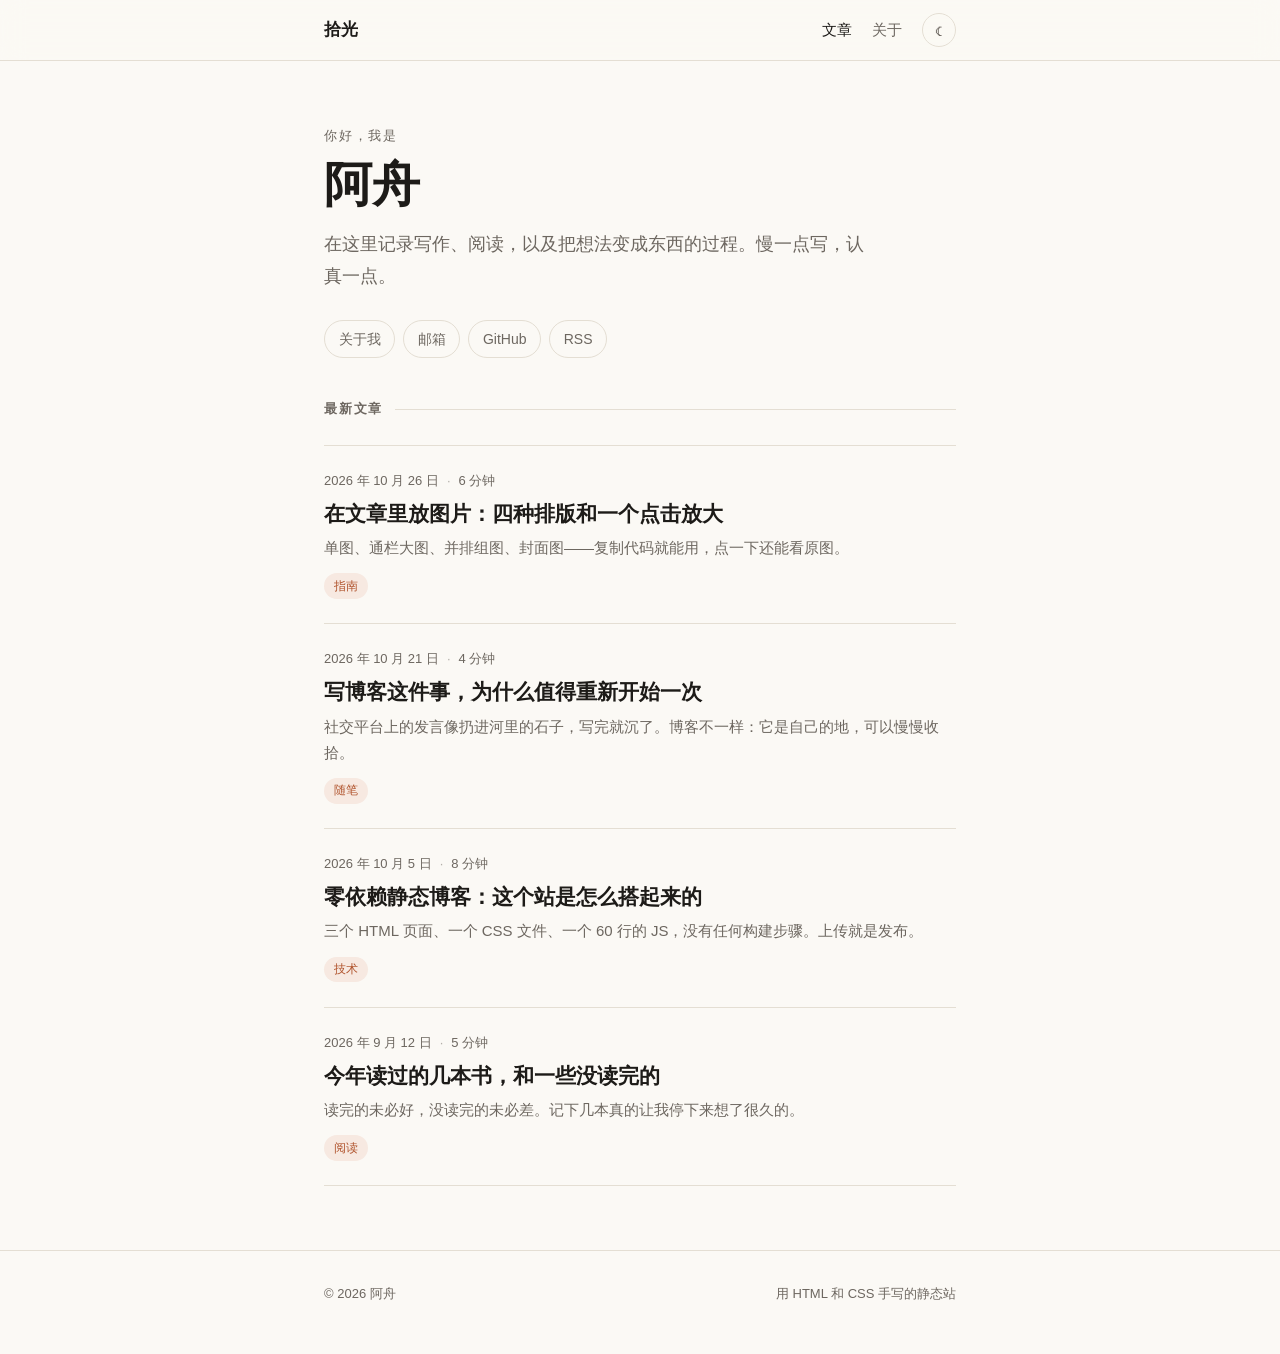
<file: index.html>
<!DOCTYPE html>
<html lang="zh-CN">
  <head>
    <meta charset="utf-8" />
    <meta name="viewport" content="width=device-width, initial-scale=1" />
    <title>拾光 · 阿舟的博客</title>
    <meta name="description" content="记录写作、阅读与造东西的过程。一个安静的个人博客。" />
    <meta name="author" content="阿舟" />
    <meta name="theme-color" content="#fbf9f5" media="(prefers-color-scheme: light)" />
    <meta name="theme-color" content="#161513" media="(prefers-color-scheme: dark)" />
    <link rel="icon" href="assets/favicon.svg" type="image/svg+xml" />

    <!-- 社交分享卡片（部署后把 URL 换成你的真实网址） -->
    <meta property="og:type" content="website" />
    <meta property="og:title" content="拾光 · 阿舟的博客" />
    <meta property="og:description" content="记录写作、阅读与造东西的过程。" />
    <meta property="og:site_name" content="拾光" />

    <!-- 在 CSS 之前先定主题，避免深色模式下闪白 -->
    <script>
      (function () {
        try {
          var t = localStorage.getItem("shiguang-theme");
          if (t === "light" || t === "dark") {
            document.documentElement.setAttribute("data-theme", t);
          }
        } catch (e) {}
      })();
    </script>

    <link rel="stylesheet" href="assets/style.css" />
  </head>

  <body>
    <a class="skip" href="#main">跳到正文</a>

    <header class="site-header">
      <div class="wrap">
        <!-- ✏️ 改成你的站名 -->
        <a class="brand" href="index.html">拾光</a>
        <nav class="site-nav" aria-label="主导航">
          <a href="index.html" aria-current="page">文章</a>
          <a href="about.html">关于</a>
          <button class="theme-toggle" type="button" aria-label="切换深浅色">☾</button>
        </nav>
      </div>
    </header>

    <main id="main">
      <div class="wrap">
        <section class="hero">
          <p class="eyebrow">你好，我是</p>
          <!-- ✏️ 改成你的名字和一句话介绍 -->
          <h1>阿舟</h1>
          <p class="lede">
            在这里记录写作、阅读，以及把想法变成东西的过程。慢一点写，认真一点。
          </p>
          <ul class="hero-links">
            <li><a href="about.html">关于我</a></li>
            <li><a href="mailto:you@example.com">邮箱</a></li>
            <li><a href="https://github.com/" rel="noopener">GitHub</a></li>
            <li><a href="#" rel="noopener">RSS</a></li>
          </ul>
        </section>

        <h2 class="section-title">最新文章</h2>

        <ul class="post-list">
          <li class="post-item">
            <a class="post-link" href="posts/adding-images.html">
              <div class="post-meta">
                <time datetime="2026-10-26">2026 年 10 月 26 日</time>
                <span class="dot">·</span>
                <span>6 分钟</span>
              </div>
              <h3 class="post-title">在文章里放图片：四种排版和一个点击放大</h3>
              <p class="post-excerpt">
                单图、通栏大图、并排组图、封面图——复制代码就能用，点一下还能看原图。
              </p>
              <span class="tag">指南</span>
            </a>
          </li>

          <li class="post-item">
            <a class="post-link" href="posts/hello-world.html">
              <div class="post-meta">
                <time datetime="2026-10-21">2026 年 10 月 21 日</time>
                <span class="dot">·</span>
                <span>4 分钟</span>
              </div>
              <h3 class="post-title">写博客这件事，为什么值得重新开始一次</h3>
              <p class="post-excerpt">
                社交平台上的发言像扔进河里的石子，写完就沉了。博客不一样：它是自己的地，可以慢慢收拾。
              </p>
              <span class="tag">随笔</span>
            </a>
          </li>

          <li class="post-item">
            <a class="post-link" href="posts/static-blog.html">
              <div class="post-meta">
                <time datetime="2026-10-05">2026 年 10 月 5 日</time>
                <span class="dot">·</span>
                <span>8 分钟</span>
              </div>
              <h3 class="post-title">零依赖静态博客：这个站是怎么搭起来的</h3>
              <p class="post-excerpt">
                三个 HTML 页面、一个 CSS 文件、一个 60 行的 JS，没有任何构建步骤。上传就是发布。
              </p>
              <span class="tag">技术</span>
            </a>
          </li>

          <li class="post-item">
            <a class="post-link" href="posts/reading-2026.html">
              <div class="post-meta">
                <time datetime="2026-09-12">2026 年 9 月 12 日</time>
                <span class="dot">·</span>
                <span>5 分钟</span>
              </div>
              <h3 class="post-title">今年读过的几本书，和一些没读完的</h3>
              <p class="post-excerpt">
                读完的未必好，没读完的未必差。记下几本真的让我停下来想了很久的。
              </p>
              <span class="tag">阅读</span>
            </a>
          </li>
        </ul>
      </div>
    </main>

    <footer class="site-footer">
      <div class="wrap">
        <span>© <span id="year">2026</span> 阿舟</span>
        <span>用 HTML 和 CSS 手写的静态站</span>
      </div>
    </footer>

    <script src="assets/app.js"></script>
    <script>
      document.getElementById("year").textContent = new Date().getFullYear();
    </script>
  </body>
</html>
</file>
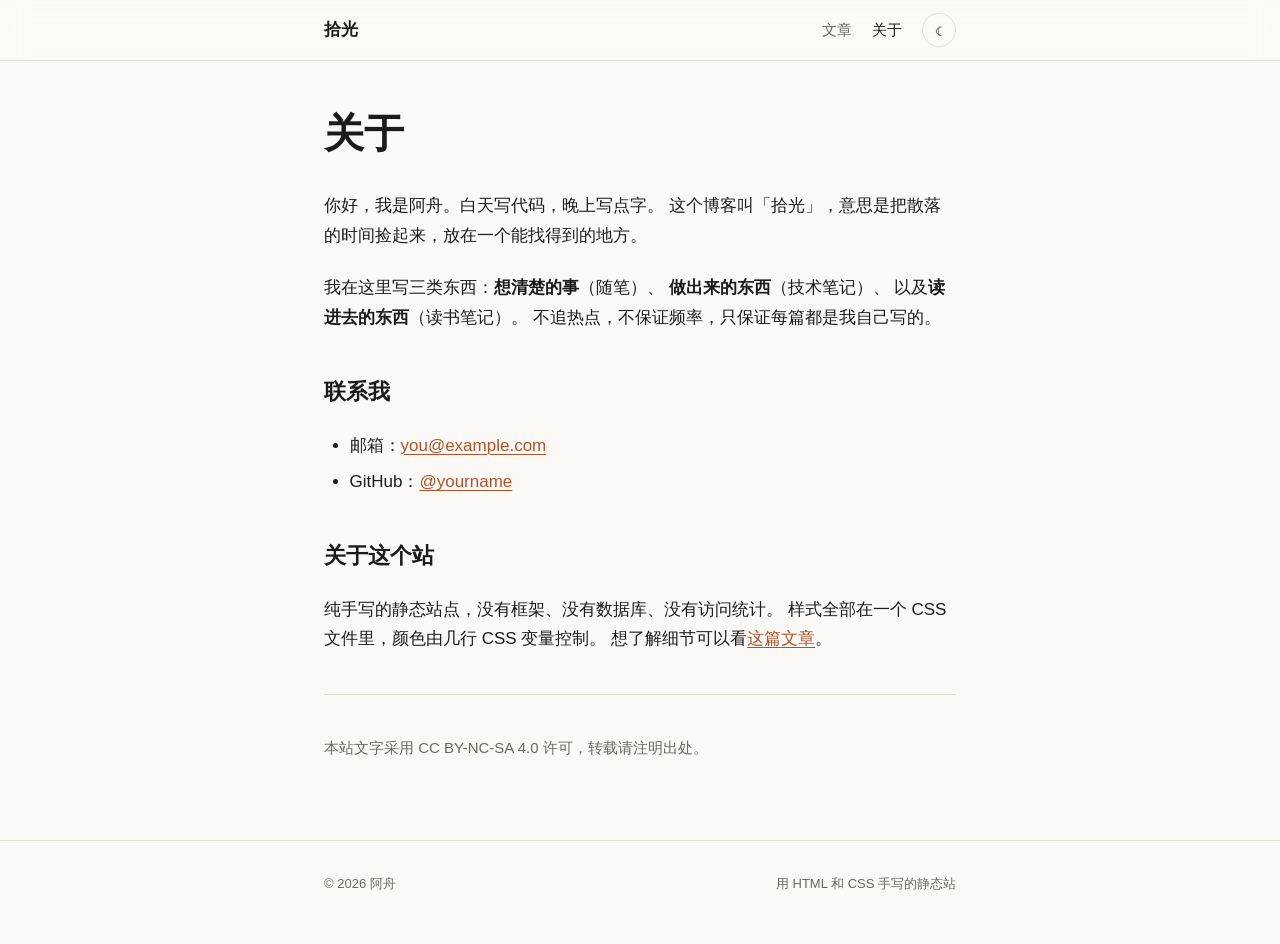
<file: about.html>
<!DOCTYPE html>
<html lang="zh-CN">
  <head>
    <meta charset="utf-8" />
    <meta name="viewport" content="width=device-width, initial-scale=1" />
    <title>关于 · 拾光</title>
    <meta name="description" content="关于这个博客和它的作者。" />
    <meta name="theme-color" content="#fbf9f5" media="(prefers-color-scheme: light)" />
    <meta name="theme-color" content="#161513" media="(prefers-color-scheme: dark)" />
    <link rel="icon" href="assets/favicon.svg" type="image/svg+xml" />
    <script>
      (function () {
        try {
          var t = localStorage.getItem("shiguang-theme");
          if (t === "light" || t === "dark") {
            document.documentElement.setAttribute("data-theme", t);
          }
        } catch (e) {}
      })();
    </script>
    <link rel="stylesheet" href="assets/style.css" />
  </head>

  <body>
    <a class="skip" href="#main">跳到正文</a>

    <header class="site-header">
      <div class="wrap">
        <a class="brand" href="index.html">拾光</a>
        <nav class="site-nav" aria-label="主导航">
          <a href="index.html">文章</a>
          <a href="about.html" aria-current="page">关于</a>
          <button class="theme-toggle" type="button" aria-label="切换深浅色">☾</button>
        </nav>
      </div>
    </header>

    <main id="main">
      <div class="page">
        <div class="wrap">
          <!-- ✏️ 这一整页都是占位内容，换成你自己的介绍 -->
          <h1>关于</h1>

          <div class="prose">
            <p>
              你好，我是阿舟。白天写代码，晚上写点字。
              这个博客叫「拾光」，意思是把散落的时间捡起来，放在一个能找得到的地方。
            </p>

            <p>
              我在这里写三类东西：<strong>想清楚的事</strong>（随笔）、
              <strong>做出来的东西</strong>（技术笔记）、
              以及<strong>读进去的东西</strong>（读书笔记）。
              不追热点，不保证频率，只保证每篇都是我自己写的。
            </p>

            <h2>联系我</h2>

            <ul>
              <li>邮箱：<a href="mailto:you@example.com">you@example.com</a></li>
              <li>GitHub：<a href="https://github.com/" rel="noopener">@yourname</a></li>
            </ul>

            <h2>关于这个站</h2>

            <p>
              纯手写的静态站点，没有框架、没有数据库、没有访问统计。
              样式全部在一个 CSS 文件里，颜色由几行 CSS 变量控制。
              想了解细节可以看<a href="posts/static-blog.html">这篇文章</a>。
            </p>

            <hr />

            <p style="color: var(--muted); font-size: 0.9375rem">
              本站文字采用 CC BY-NC-SA 4.0 许可，转载请注明出处。
            </p>
          </div>
        </div>
      </div>
    </main>

    <footer class="site-footer">
      <div class="wrap">
        <span>© 2026 阿舟</span>
        <span>用 HTML 和 CSS 手写的静态站</span>
      </div>
    </footer>

    <script src="assets/app.js"></script>
  </body>
</html>
</file>
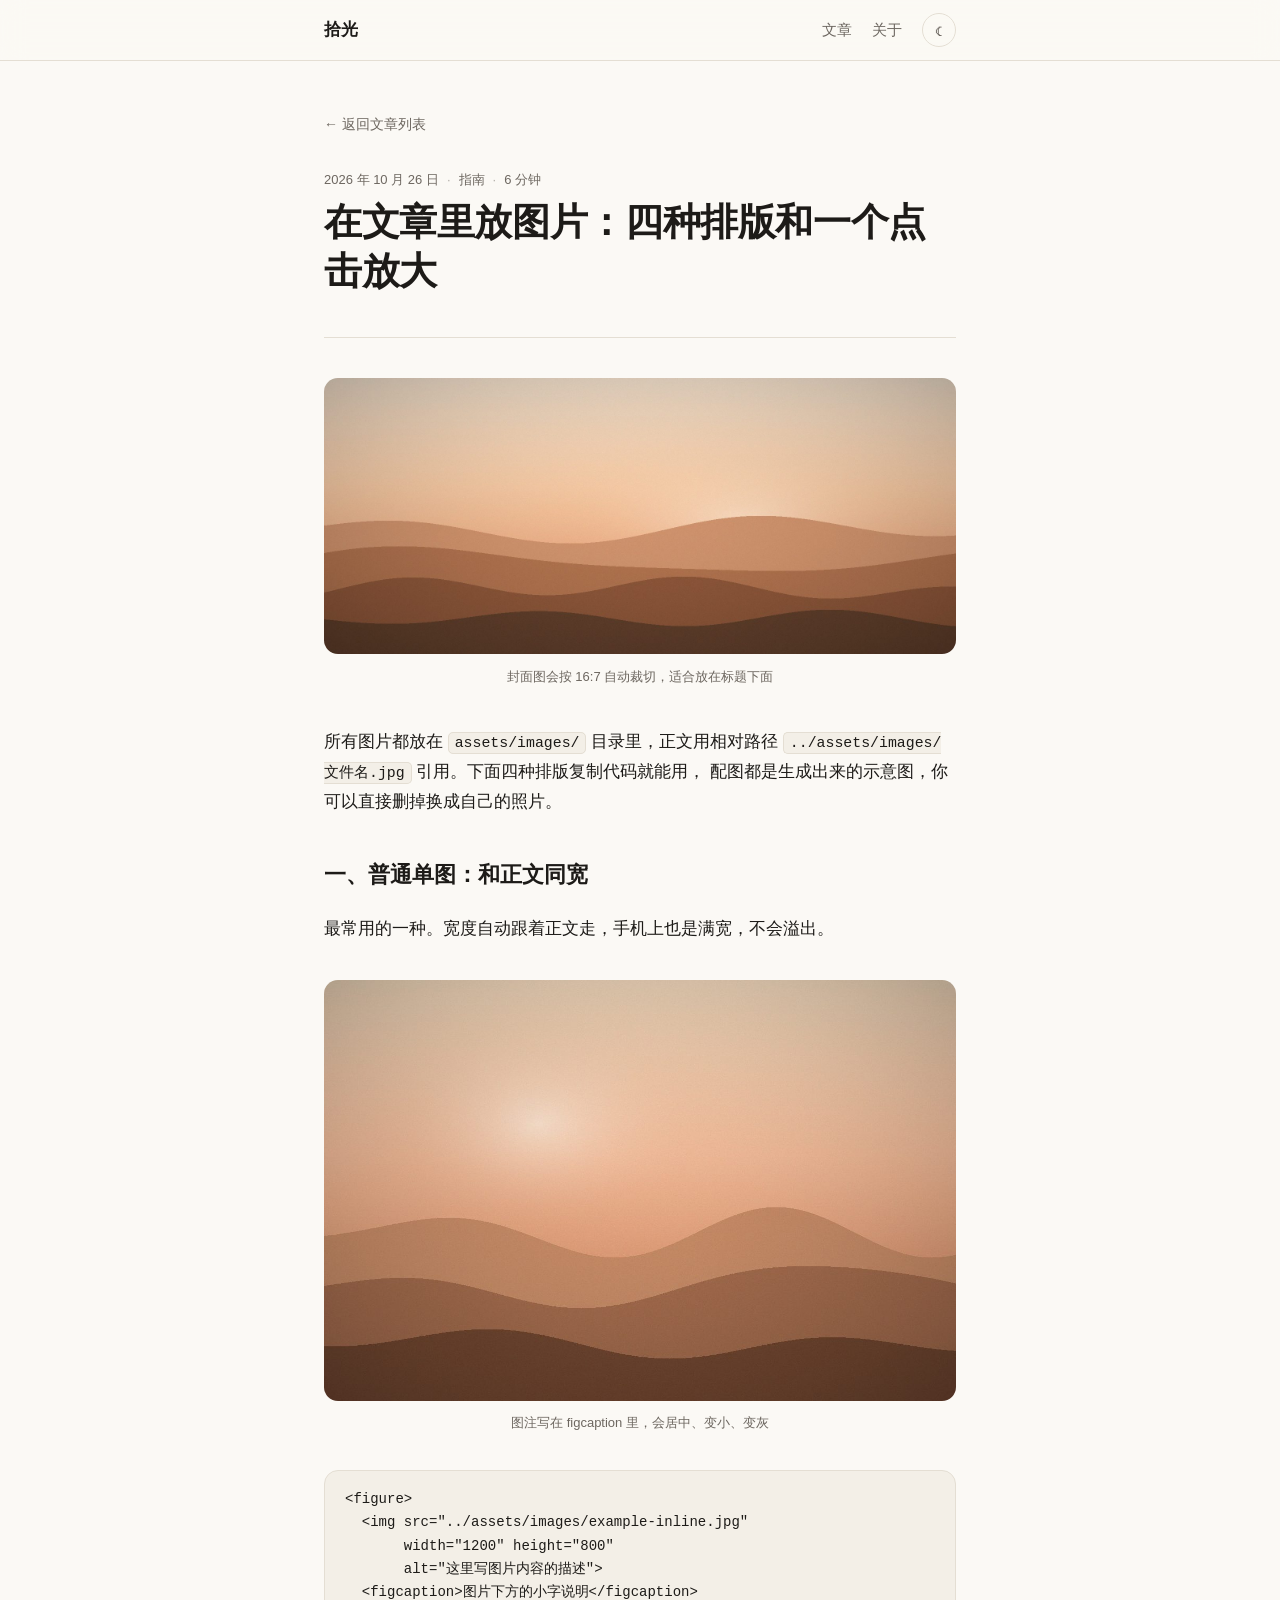
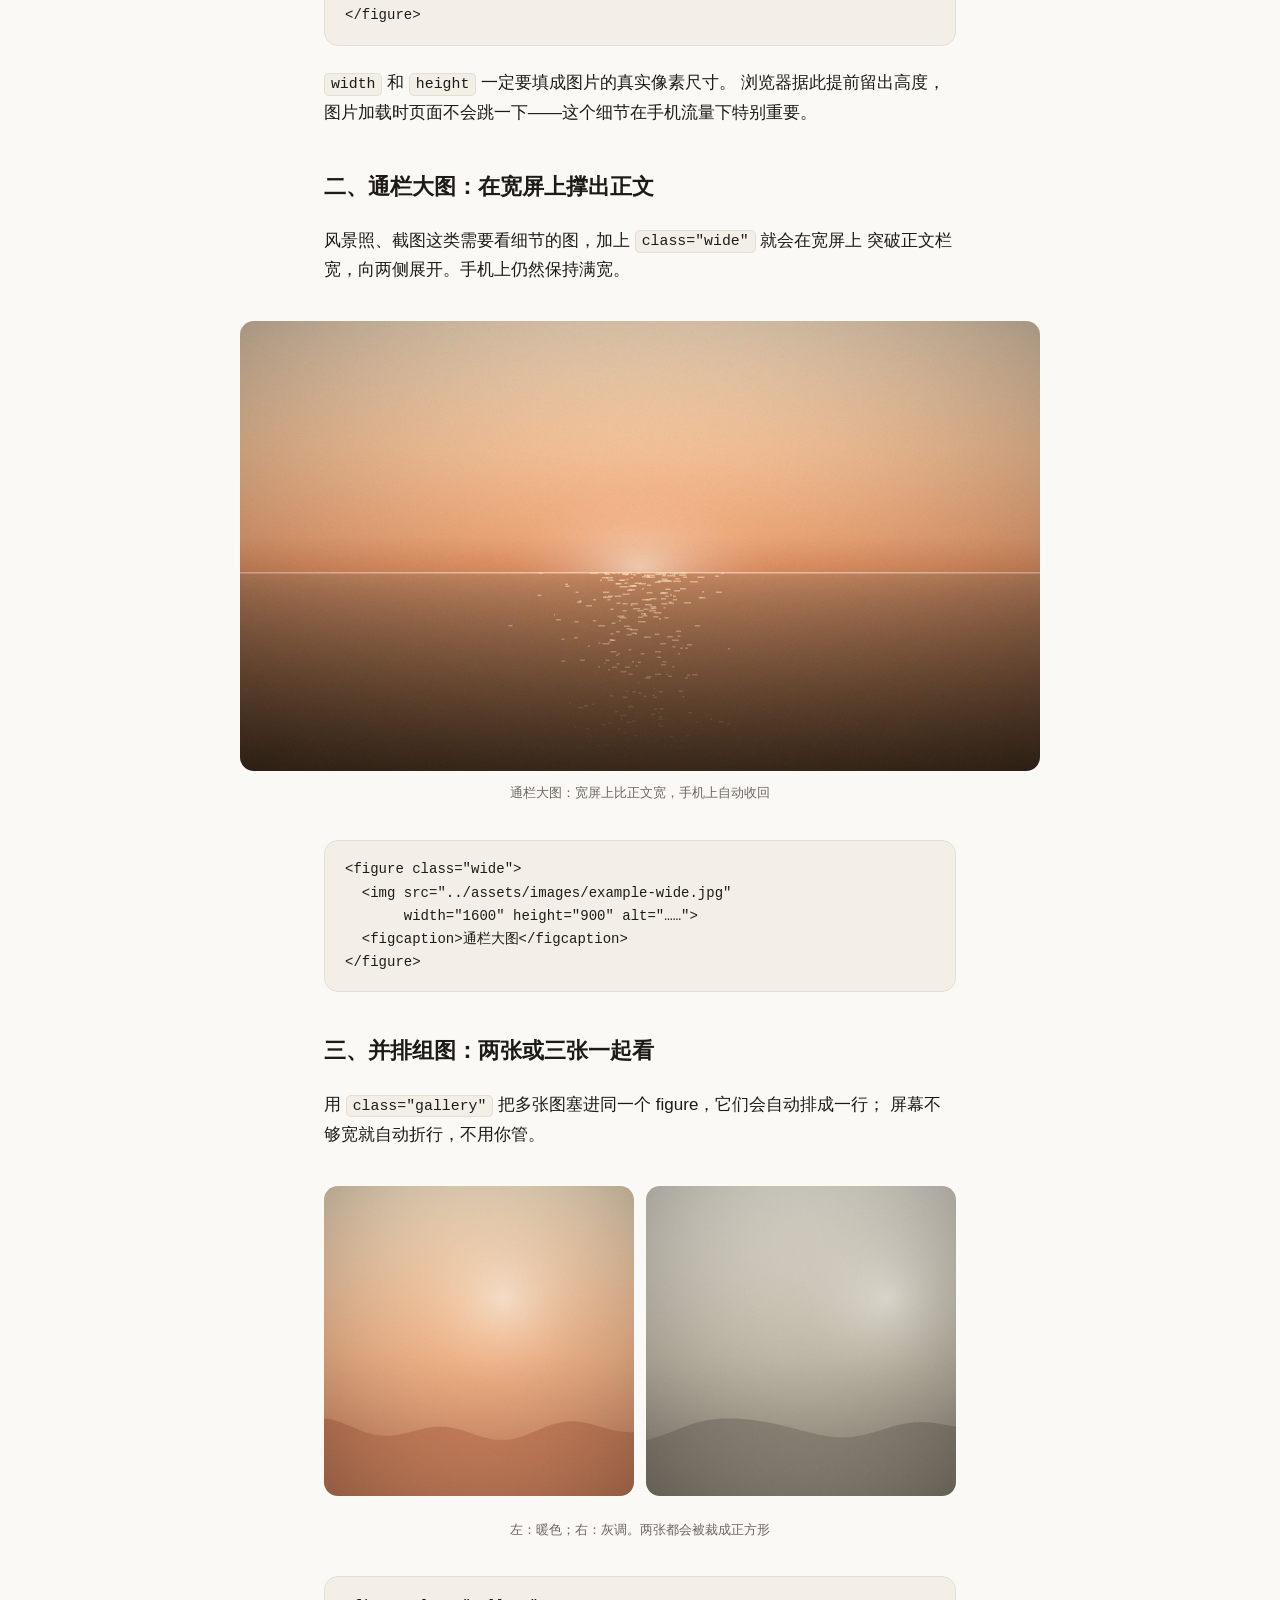
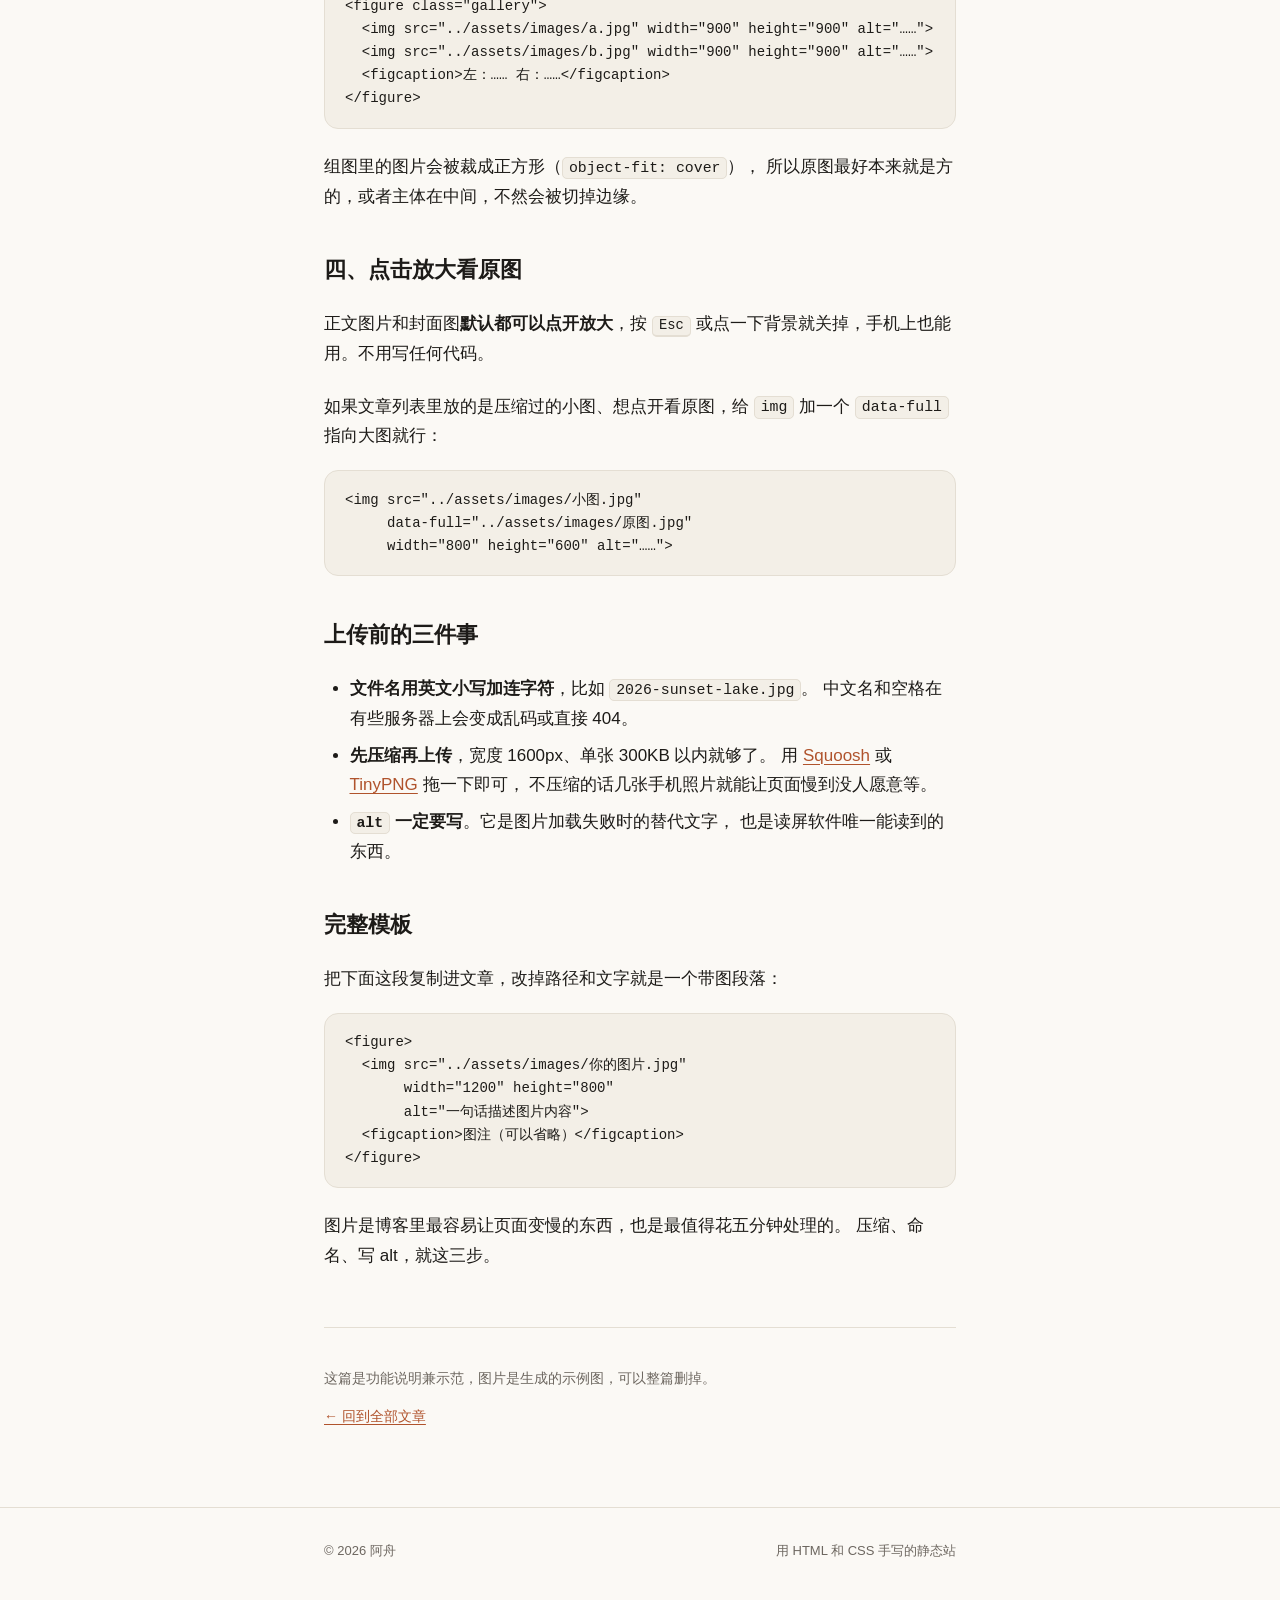
<file: posts/adding-images.html>
<!DOCTYPE html>
<html lang="zh-CN">
  <head>
    <meta charset="utf-8" />
    <meta name="viewport" content="width=device-width, initial-scale=1" />
    <title>在文章里放图片：四种排版和一个点击放大 · 拾光</title>
    <meta name="description" content="单图、通栏大图、并排组图、封面图——复制代码就能用，还带点击放大看原图。" />
    <meta name="theme-color" content="#fbf9f5" media="(prefers-color-scheme: light)" />
    <meta name="theme-color" content="#161513" media="(prefers-color-scheme: dark)" />
    <link rel="icon" href="../assets/favicon.svg" type="image/svg+xml" />
    <meta property="og:type" content="article" />
    <meta property="og:title" content="在文章里放图片：四种排版和一个点击放大" />
    <meta property="og:description" content="复制代码就能用的图片排版。" />
    <meta property="og:image" content="../assets/images/example-cover.jpg" />
    <script>
      (function () {
        try {
          var t = localStorage.getItem("shiguang-theme");
          if (t === "light" || t === "dark") {
            document.documentElement.setAttribute("data-theme", t);
          }
        } catch (e) {}
      })();
    </script>
    <link rel="stylesheet" href="../assets/style.css" />
  </head>

  <body>
    <a class="skip" href="#main">跳到正文</a>
    <div class="progress" aria-hidden="true"></div>

    <header class="site-header">
      <div class="wrap">
        <a class="brand" href="../index.html">拾光</a>
        <nav class="site-nav" aria-label="主导航">
          <a href="../index.html">文章</a>
          <a href="../about.html">关于</a>
          <button class="theme-toggle" type="button" aria-label="切换深浅色">☾</button>
        </nav>
      </div>
    </header>

    <main id="main">
      <article class="article">
        <div class="wrap">
          <a class="back" href="../index.html">← 返回文章列表</a>

          <header>
            <div class="post-meta">
              <time datetime="2026-10-26">2026 年 10 月 26 日</time>
              <span class="dot">·</span>
              <span>指南</span>
              <span class="dot">·</span>
              <span>6 分钟</span>
            </div>
            <h1>在文章里放图片：四种排版和一个点击放大</h1>
          </header>

          <!-- ① 文章封面：放在 header 之后、正文之前 -->
          <figure class="cover">
            <img
              src="../assets/images/example-cover.jpg"
              width="1600"
              height="700"
              alt="示意图：暖色渐变中层层叠叠的沙丘剪影"
            />
            <figcaption>封面图会按 16:7 自动裁切，适合放在标题下面</figcaption>
          </figure>

          <div class="prose">
            <p>
              所有图片都放在 <code>assets/images/</code> 目录里，正文用相对路径
              <code>../assets/images/文件名.jpg</code> 引用。下面四种排版复制代码就能用，
              配图都是生成出来的示意图，你可以直接删掉换成自己的照片。
            </p>

            <h2>一、普通单图：和正文同宽</h2>

            <p>最常用的一种。宽度自动跟着正文走，手机上也是满宽，不会溢出。</p>

            <figure>
              <img
                src="../assets/images/example-inline.jpg"
                width="1200"
                height="800"
                alt="示意图：远山日落，暖橘色天空"
              />
              <figcaption>图注写在 figcaption 里，会居中、变小、变灰</figcaption>
            </figure>

            <pre><code>&lt;figure&gt;
  &lt;img src="../assets/images/example-inline.jpg"
       width="1200" height="800"
       alt="这里写图片内容的描述"&gt;
  &lt;figcaption&gt;图片下方的小字说明&lt;/figcaption&gt;
&lt;/figure&gt;</code></pre>

            <p>
              <code>width</code> 和 <code>height</code> 一定要填成图片的真实像素尺寸。
              浏览器据此提前留出高度，图片加载时页面不会跳一下——这个细节在手机流量下特别重要。
            </p>

            <h2>二、通栏大图：在宽屏上撑出正文</h2>

            <p>
              风景照、截图这类需要看细节的图，加上 <code>class="wide"</code> 就会在宽屏上
              突破正文栏宽，向两侧展开。手机上仍然保持满宽。
            </p>

            <figure class="wide">
              <img
                src="../assets/images/example-wide.jpg"
                width="1600"
                height="900"
                alt="示意图：湖面日落，太阳在水面拉出一条反光"
              />
              <figcaption>通栏大图：宽屏上比正文宽，手机上自动收回</figcaption>
            </figure>

            <pre><code>&lt;figure class="wide"&gt;
  &lt;img src="../assets/images/example-wide.jpg"
       width="1600" height="900" alt="……"&gt;
  &lt;figcaption&gt;通栏大图&lt;/figcaption&gt;
&lt;/figure&gt;</code></pre>

            <h2>三、并排组图：两张或三张一起看</h2>

            <p>
              用 <code>class="gallery"</code> 把多张图塞进同一个 figure，它们会自动排成一行；
              屏幕不够宽就自动折行，不用你管。
            </p>

            <figure class="gallery">
              <img
                src="../assets/images/example-square-1.jpg"
                width="900"
                height="900"
                alt="示意图：暖橙色渐变，带颗粒感的方形色块"
              />
              <img
                src="../assets/images/example-square-2.jpg"
                width="900"
                height="900"
                alt="示意图：灰米色渐变，带颗粒感的方形色块"
              />
              <figcaption>左：暖色；右：灰调。两张都会被裁成正方形</figcaption>
            </figure>

            <pre><code>&lt;figure class="gallery"&gt;
  &lt;img src="../assets/images/a.jpg" width="900" height="900" alt="……"&gt;
  &lt;img src="../assets/images/b.jpg" width="900" height="900" alt="……"&gt;
  &lt;figcaption&gt;左：…… 右：……&lt;/figcaption&gt;
&lt;/figure&gt;</code></pre>

            <p>
              组图里的图片会被裁成正方形（<code>object-fit: cover</code>），
              所以原图最好本来就是方的，或者主体在中间，不然会被切掉边缘。
            </p>

            <h2>四、点击放大看原图</h2>

            <p>
              正文图片和封面图<strong>默认都可以点开放大</strong>，按 <kbd>Esc</kbd>
              或点一下背景就关掉，手机上也能用。不用写任何代码。
            </p>

            <p>
              如果文章列表里放的是压缩过的小图、想点开看原图，给 <code>img</code> 加一个
              <code>data-full</code> 指向大图就行：
            </p>

            <pre><code>&lt;img src="../assets/images/小图.jpg"
     data-full="../assets/images/原图.jpg"
     width="800" height="600" alt="……"&gt;</code></pre>

            <h2>上传前的三件事</h2>

            <ul>
              <li>
                <strong>文件名用英文小写加连字符</strong>，比如 <code>2026-sunset-lake.jpg</code>。
                中文名和空格在有些服务器上会变成乱码或直接 404。
              </li>
              <li>
                <strong>先压缩再上传</strong>，宽度 1600px、单张 300KB 以内就够了。
                用 <a href="https://squoosh.app" rel="noopener">Squoosh</a> 或
                <a href="https://tinypng.com" rel="noopener">TinyPNG</a> 拖一下即可，
                不压缩的话几张手机照片就能让页面慢到没人愿意等。
              </li>
              <li>
                <strong><code>alt</code> 一定要写</strong>。它是图片加载失败时的替代文字，
                也是读屏软件唯一能读到的东西。
              </li>
            </ul>

            <h2>完整模板</h2>

            <p>把下面这段复制进文章，改掉路径和文字就是一个带图段落：</p>

            <pre><code>&lt;figure&gt;
  &lt;img src="../assets/images/你的图片.jpg"
       width="1200" height="800"
       alt="一句话描述图片内容"&gt;
  &lt;figcaption&gt;图注（可以省略）&lt;/figcaption&gt;
&lt;/figure&gt;</code></pre>

            <p>
              图片是博客里最容易让页面变慢的东西，也是最值得花五分钟处理的。
              压缩、命名、写 alt，就这三步。
            </p>
          </div>

          <footer class="article-footer">
            <p>这篇是功能说明兼示范，图片是生成的示例图，可以整篇删掉。</p>
            <p><a href="../index.html">← 回到全部文章</a></p>
          </footer>
        </div>
      </article>
    </main>

    <footer class="site-footer">
      <div class="wrap">
        <span>© 2026 阿舟</span>
        <span>用 HTML 和 CSS 手写的静态站</span>
      </div>
    </footer>

    <script src="../assets/app.js"></script>
  </body>
</html>
</file>
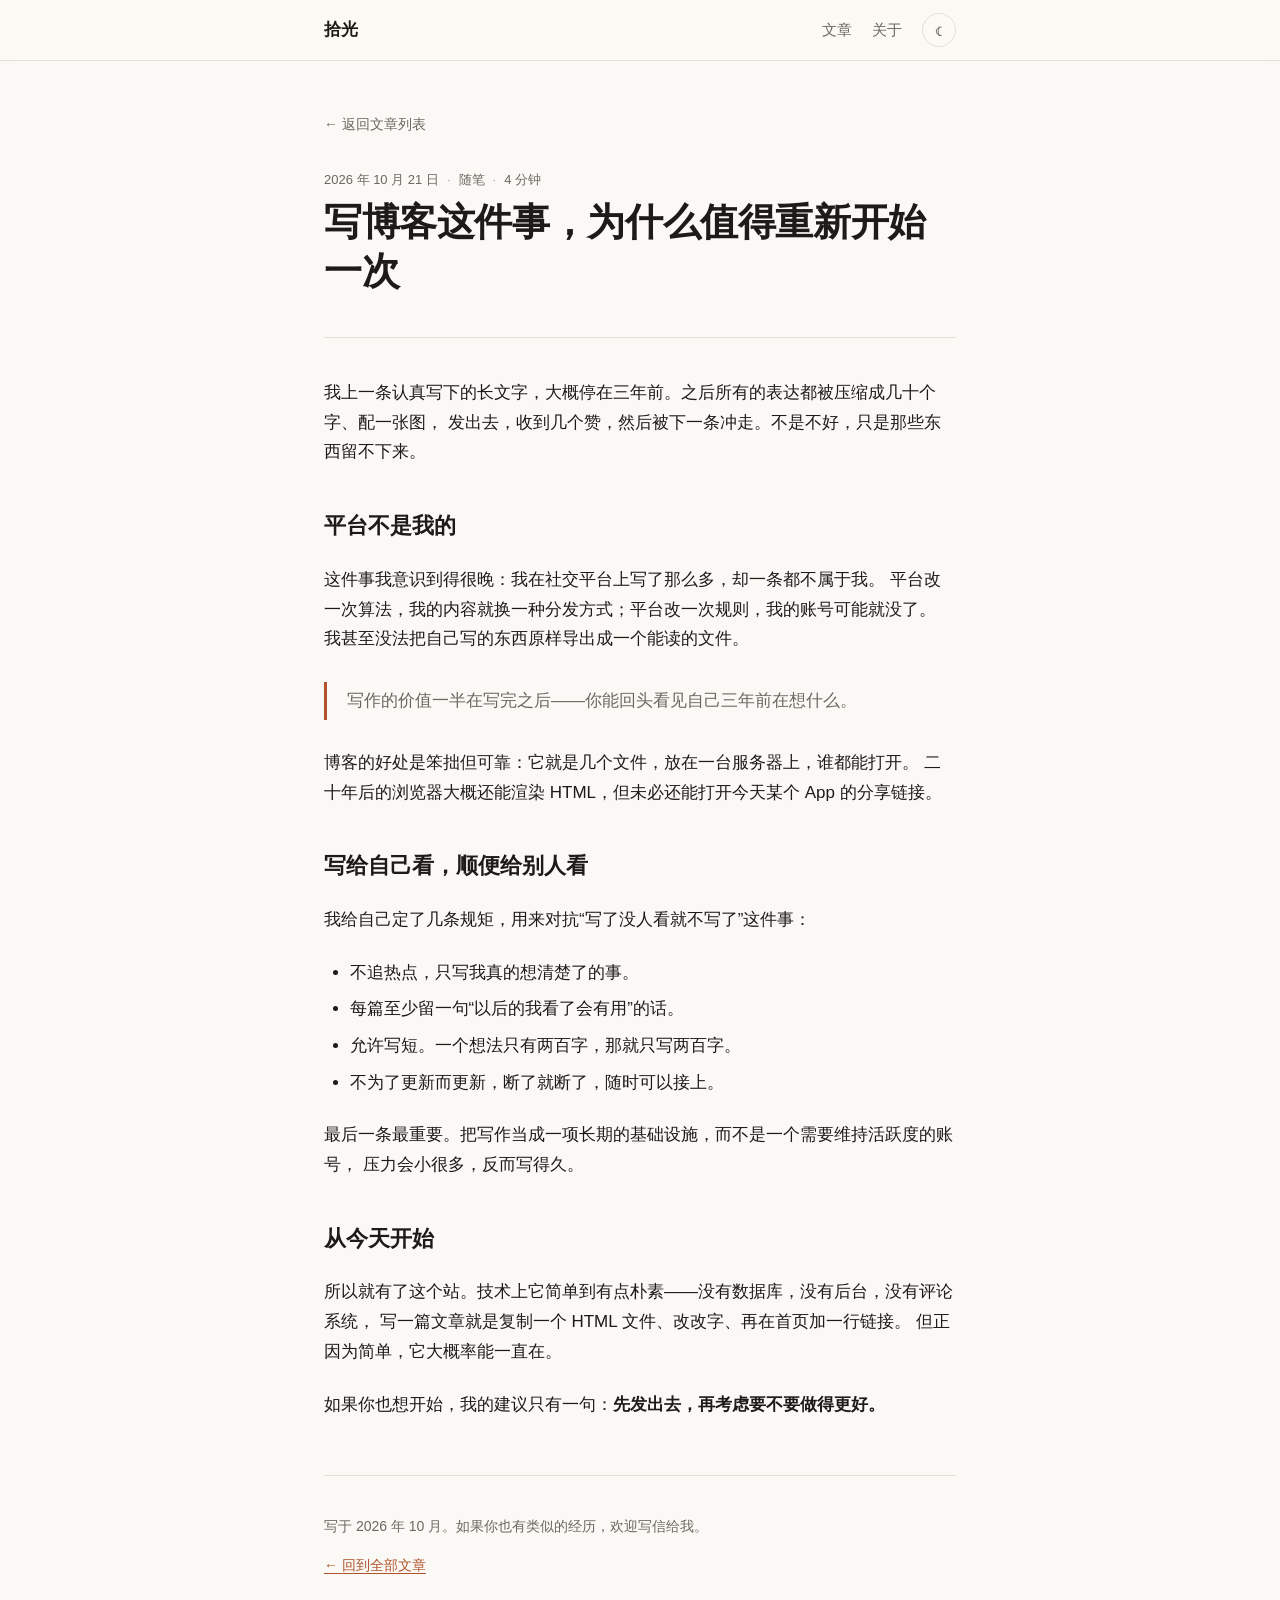
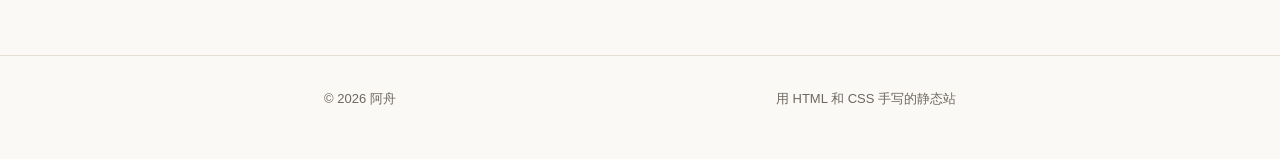
<file: posts/hello-world.html>
<!DOCTYPE html>
<html lang="zh-CN">
  <head>
    <meta charset="utf-8" />
    <meta name="viewport" content="width=device-width, initial-scale=1" />
    <title>写博客这件事，为什么值得重新开始一次 · 拾光</title>
    <meta name="description" content="社交平台上的发言像扔进河里的石子，写完就沉了。博客不一样：它是自己的地。" />
    <meta name="theme-color" content="#fbf9f5" media="(prefers-color-scheme: light)" />
    <meta name="theme-color" content="#161513" media="(prefers-color-scheme: dark)" />
    <link rel="icon" href="../assets/favicon.svg" type="image/svg+xml" />
    <meta property="og:type" content="article" />
    <meta property="og:title" content="写博客这件事，为什么值得重新开始一次" />
    <meta property="og:description" content="社交平台上的发言像扔进河里的石子，写完就沉了。博客不一样：它是自己的地。" />
    <script>
      (function () {
        try {
          var t = localStorage.getItem("shiguang-theme");
          if (t === "light" || t === "dark") {
            document.documentElement.setAttribute("data-theme", t);
          }
        } catch (e) {}
      })();
    </script>
    <link rel="stylesheet" href="../assets/style.css" />
  </head>

  <body>
    <a class="skip" href="#main">跳到正文</a>
    <div class="progress" aria-hidden="true"></div>

    <header class="site-header">
      <div class="wrap">
        <a class="brand" href="../index.html">拾光</a>
        <nav class="site-nav" aria-label="主导航">
          <a href="../index.html">文章</a>
          <a href="../about.html">关于</a>
          <button class="theme-toggle" type="button" aria-label="切换深浅色">☾</button>
        </nav>
      </div>
    </header>

    <main id="main">
      <article class="article">
        <div class="wrap">
          <a class="back" href="../index.html">← 返回文章列表</a>

          <header>
            <div class="post-meta">
              <time datetime="2026-10-21">2026 年 10 月 21 日</time>
              <span class="dot">·</span>
              <span>随笔</span>
              <span class="dot">·</span>
              <span>4 分钟</span>
            </div>
            <h1>写博客这件事，为什么值得重新开始一次</h1>
          </header>

          <div class="prose">
            <p>
              我上一条认真写下的长文字，大概停在三年前。之后所有的表达都被压缩成几十个字、配一张图，
              发出去，收到几个赞，然后被下一条冲走。不是不好，只是那些东西留不下来。
            </p>

            <h2>平台不是我的</h2>

            <p>
              这件事我意识到得很晚：我在社交平台上写了那么多，却一条都不属于我。
              平台改一次算法，我的内容就换一种分发方式；平台改一次规则，我的账号可能就没了。
              我甚至没法把自己写的东西原样导出成一个能读的文件。
            </p>

            <blockquote>
              <p>写作的价值一半在写完之后——你能回头看见自己三年前在想什么。</p>
            </blockquote>

            <p>
              博客的好处是笨拙但可靠：它就是几个文件，放在一台服务器上，谁都能打开。
              二十年后的浏览器大概还能渲染 HTML，但未必还能打开今天某个 App 的分享链接。
            </p>

            <h2>写给自己看，顺便给别人看</h2>

            <p>我给自己定了几条规矩，用来对抗“写了没人看就不写了”这件事：</p>

            <ul>
              <li>不追热点，只写我真的想清楚了的事。</li>
              <li>每篇至少留一句“以后的我看了会有用”的话。</li>
              <li>允许写短。一个想法只有两百字，那就只写两百字。</li>
              <li>不为了更新而更新，断了就断了，随时可以接上。</li>
            </ul>

            <p>
              最后一条最重要。把写作当成一项长期的基础设施，而不是一个需要维持活跃度的账号，
              压力会小很多，反而写得久。
            </p>

            <h2>从今天开始</h2>

            <p>
              所以就有了这个站。技术上它简单到有点朴素——没有数据库，没有后台，没有评论系统，
              写一篇文章就是复制一个 HTML 文件、改改字、再在首页加一行链接。
              但正因为简单，它大概率能一直在。
            </p>

            <p>如果你也想开始，我的建议只有一句：<strong>先发出去，再考虑要不要做得更好。</strong></p>
          </div>

          <footer class="article-footer">
            <p>写于 2026 年 10 月。如果你也有类似的经历，欢迎写信给我。</p>
            <p><a href="../index.html">← 回到全部文章</a></p>
          </footer>
        </div>
      </article>
    </main>

    <footer class="site-footer">
      <div class="wrap">
        <span>© 2026 阿舟</span>
        <span>用 HTML 和 CSS 手写的静态站</span>
      </div>
    </footer>

    <script src="../assets/app.js"></script>
  </body>
</html>
</file>
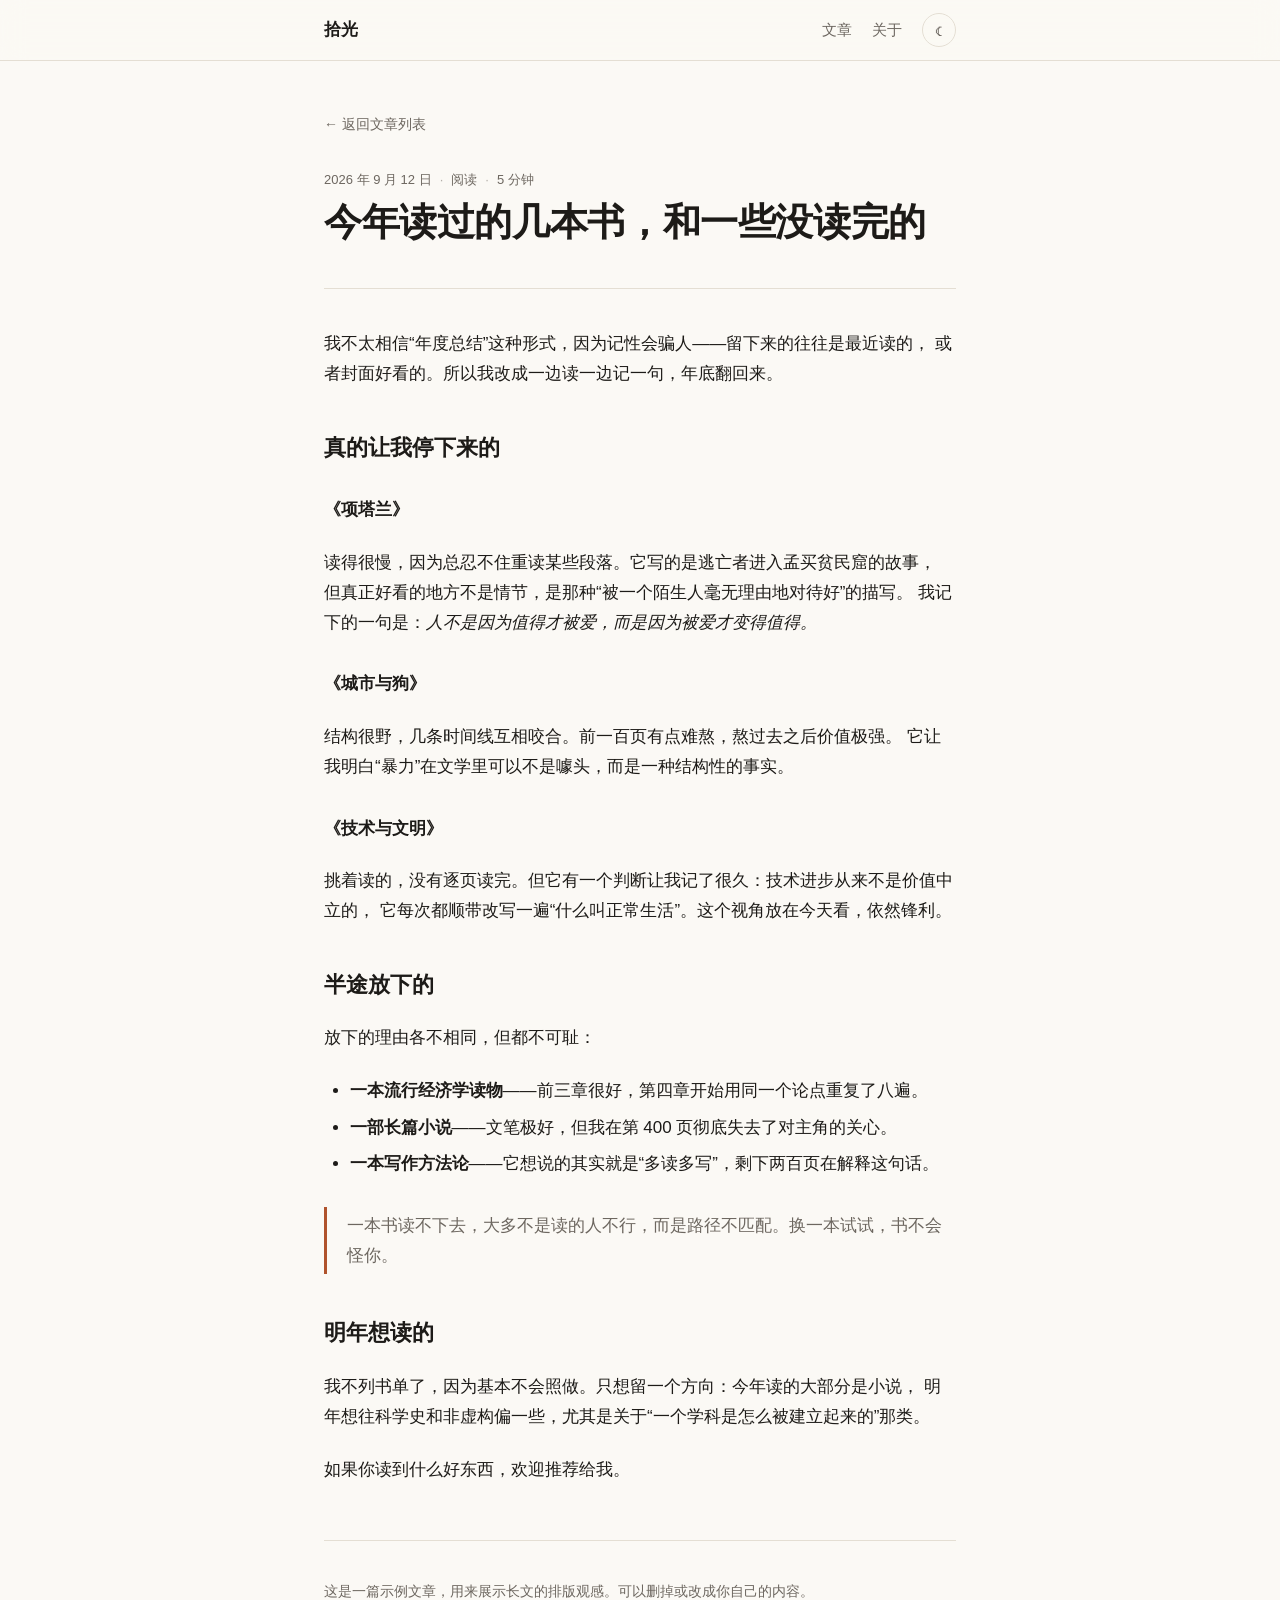
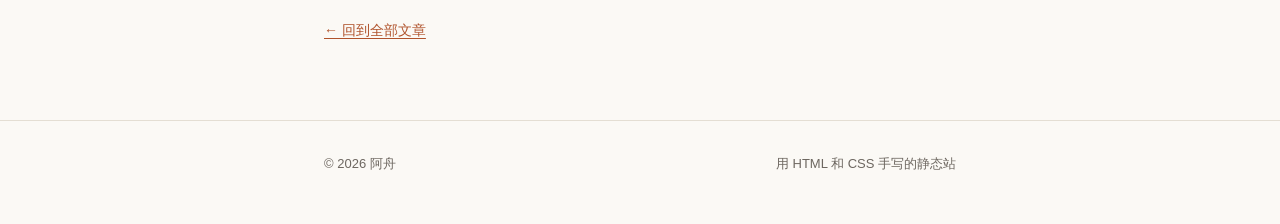
<file: posts/reading-2026.html>
<!DOCTYPE html>
<html lang="zh-CN">
  <head>
    <meta charset="utf-8" />
    <meta name="viewport" content="width=device-width, initial-scale=1" />
    <title>今年读过的几本书，和一些没读完的 · 拾光</title>
    <meta name="description" content="读完的未必好，没读完的未必差。记下几本真的让我停下来想了很久的。" />
    <meta name="theme-color" content="#fbf9f5" media="(prefers-color-scheme: light)" />
    <meta name="theme-color" content="#161513" media="(prefers-color-scheme: dark)" />
    <link rel="icon" href="../assets/favicon.svg" type="image/svg+xml" />
    <meta property="og:type" content="article" />
    <meta property="og:title" content="今年读过的几本书，和一些没读完的" />
    <meta property="og:description" content="读完的未必好，没读完的未必差。" />
    <script>
      (function () {
        try {
          var t = localStorage.getItem("shiguang-theme");
          if (t === "light" || t === "dark") {
            document.documentElement.setAttribute("data-theme", t);
          }
        } catch (e) {}
      })();
    </script>
    <link rel="stylesheet" href="../assets/style.css" />
  </head>

  <body>
    <a class="skip" href="#main">跳到正文</a>
    <div class="progress" aria-hidden="true"></div>

    <header class="site-header">
      <div class="wrap">
        <a class="brand" href="../index.html">拾光</a>
        <nav class="site-nav" aria-label="主导航">
          <a href="../index.html">文章</a>
          <a href="../about.html">关于</a>
          <button class="theme-toggle" type="button" aria-label="切换深浅色">☾</button>
        </nav>
      </div>
    </header>

    <main id="main">
      <article class="article">
        <div class="wrap">
          <a class="back" href="../index.html">← 返回文章列表</a>

          <header>
            <div class="post-meta">
              <time datetime="2026-09-12">2026 年 9 月 12 日</time>
              <span class="dot">·</span>
              <span>阅读</span>
              <span class="dot">·</span>
              <span>5 分钟</span>
            </div>
            <h1>今年读过的几本书，和一些没读完的</h1>
          </header>

          <div class="prose">
            <p>
              我不太相信“年度总结”这种形式，因为记性会骗人——留下来的往往是最近读的，
              或者封面好看的。所以我改成一边读一边记一句，年底翻回来。
            </p>

            <h2>真的让我停下来的</h2>

            <h3>《项塔兰》</h3>

            <p>
              读得很慢，因为总忍不住重读某些段落。它写的是逃亡者进入孟买贫民窟的故事，
              但真正好看的地方不是情节，是那种“被一个陌生人毫无理由地对待好”的描写。
              我记下的一句是：<em>人不是因为值得才被爱，而是因为被爱才变得值得。</em>
            </p>

            <h3>《城市与狗》</h3>

            <p>
              结构很野，几条时间线互相咬合。前一百页有点难熬，熬过去之后价值极强。
              它让我明白“暴力”在文学里可以不是噱头，而是一种结构性的事实。
            </p>

            <h3>《技术与文明》</h3>

            <p>
              挑着读的，没有逐页读完。但它有一个判断让我记了很久：技术进步从来不是价值中立的，
              它每次都顺带改写一遍“什么叫正常生活”。这个视角放在今天看，依然锋利。
            </p>

            <h2>半途放下的</h2>

            <p>放下的理由各不相同，但都不可耻：</p>

            <ul>
              <li><strong>一本流行经济学读物</strong>——前三章很好，第四章开始用同一个论点重复了八遍。</li>
              <li><strong>一部长篇小说</strong>——文笔极好，但我在第 400 页彻底失去了对主角的关心。</li>
              <li><strong>一本写作方法论</strong>——它想说的其实就是“多读多写”，剩下两百页在解释这句话。</li>
            </ul>

            <blockquote>
              <p>一本书读不下去，大多不是读的人不行，而是路径不匹配。换一本试试，书不会怪你。</p>
            </blockquote>

            <h2>明年想读的</h2>

            <p>
              我不列书单了，因为基本不会照做。只想留一个方向：今年读的大部分是小说，
              明年想往科学史和非虚构偏一些，尤其是关于“一个学科是怎么被建立起来的”那类。
            </p>

            <p>如果你读到什么好东西，欢迎推荐给我。</p>
          </div>

          <footer class="article-footer">
            <p>这是一篇示例文章，用来展示长文的排版观感。可以删掉或改成你自己的内容。</p>
            <p><a href="../index.html">← 回到全部文章</a></p>
          </footer>
        </div>
      </article>
    </main>

    <footer class="site-footer">
      <div class="wrap">
        <span>© 2026 阿舟</span>
        <span>用 HTML 和 CSS 手写的静态站</span>
      </div>
    </footer>

    <script src="../assets/app.js"></script>
  </body>
</html>
</file>
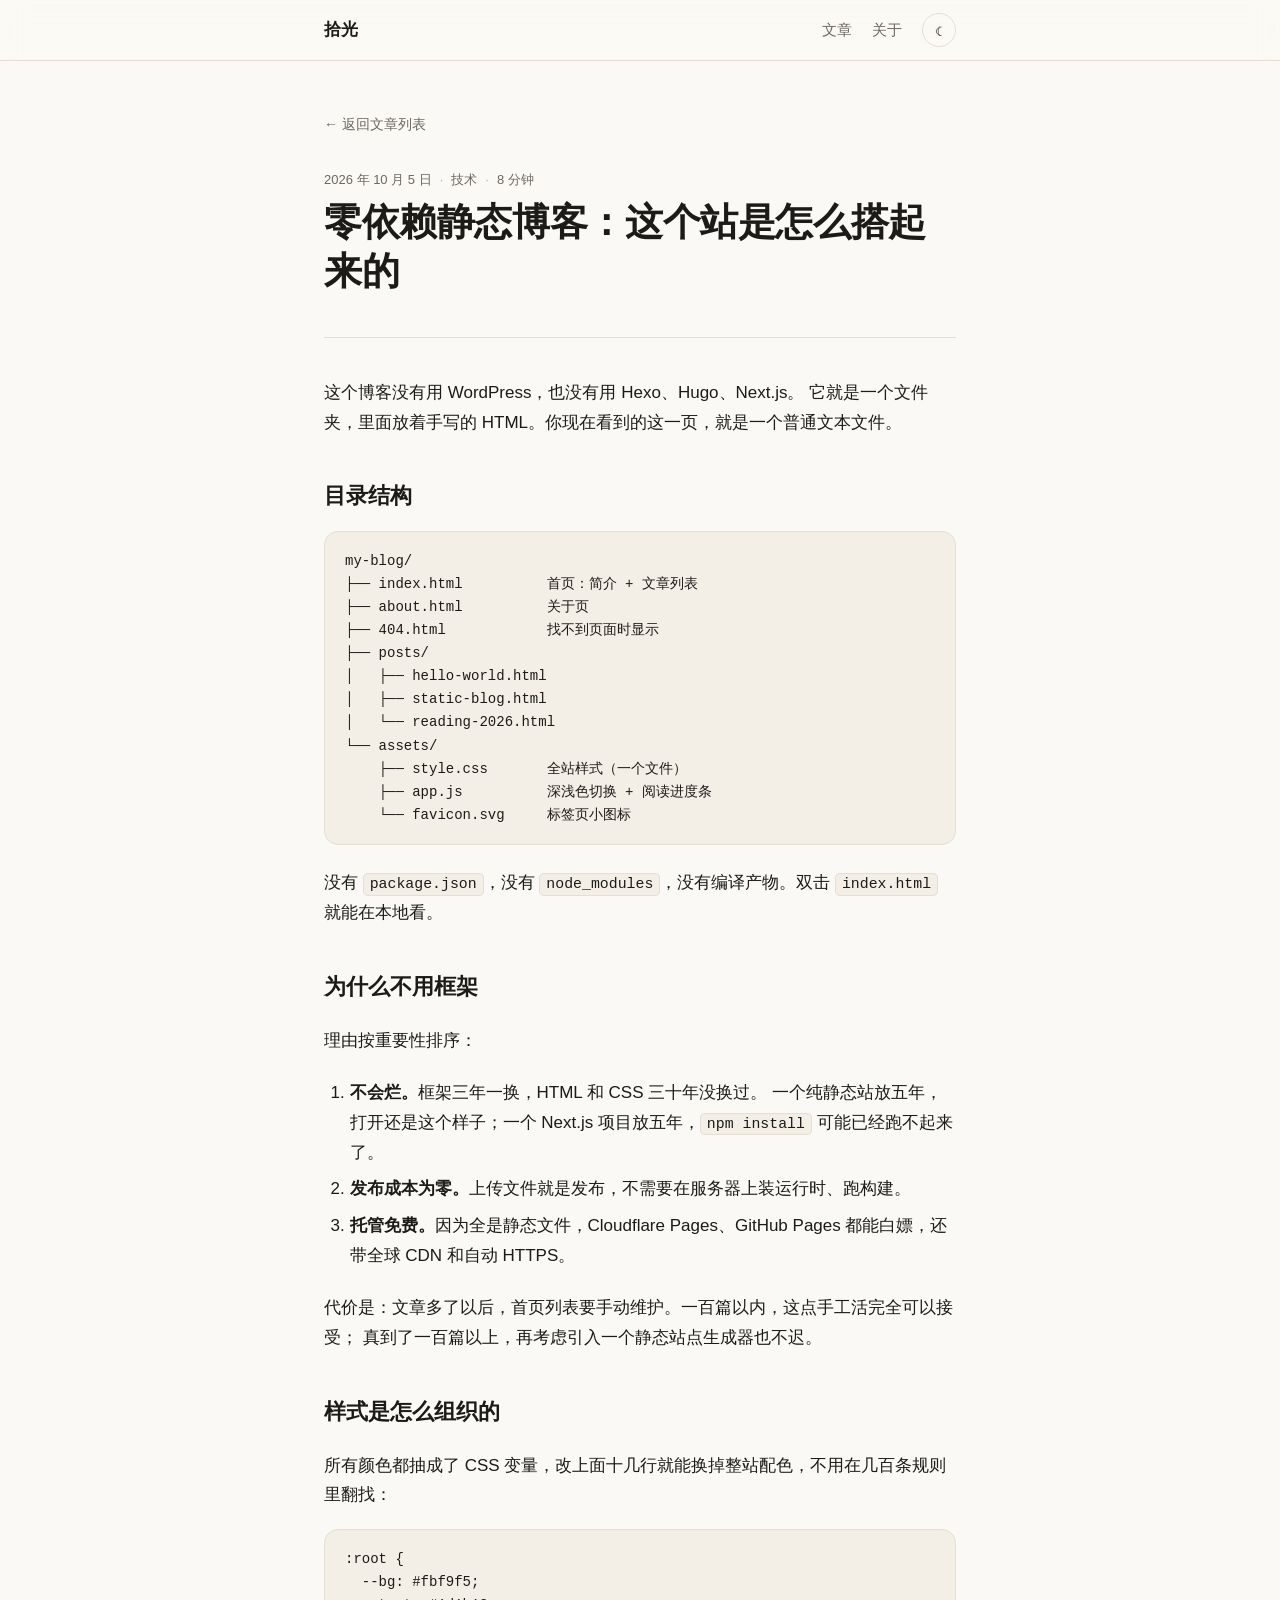
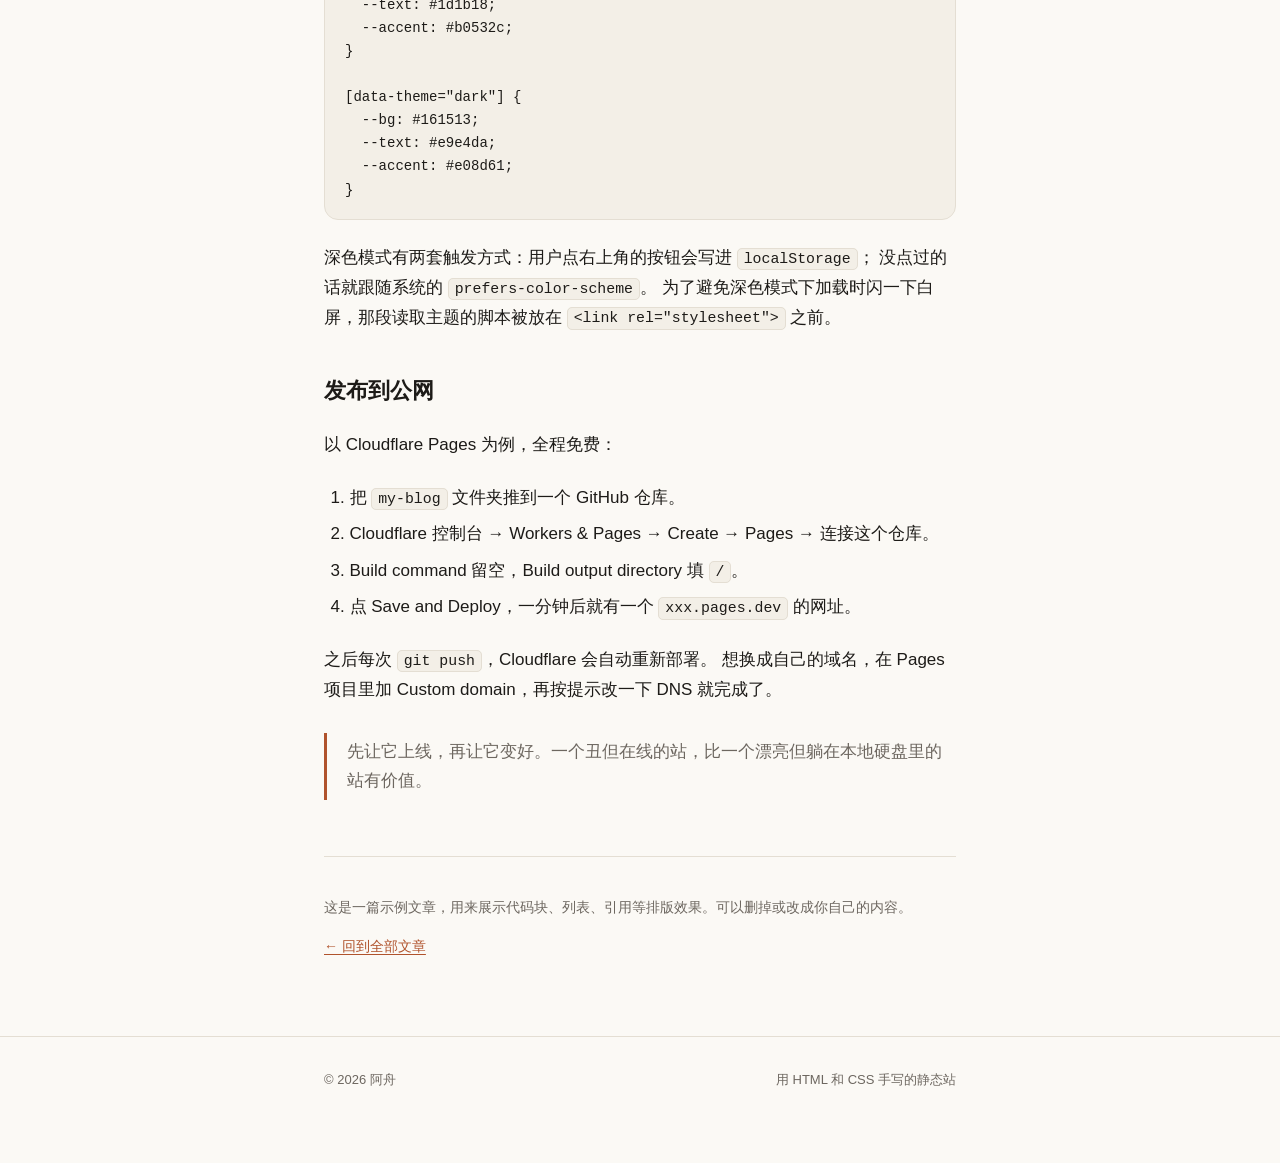
<file: posts/static-blog.html>
<!DOCTYPE html>
<html lang="zh-CN">
  <head>
    <meta charset="utf-8" />
    <meta name="viewport" content="width=device-width, initial-scale=1" />
    <title>零依赖静态博客：这个站是怎么搭起来的 · 拾光</title>
    <meta name="description" content="三个 HTML 页面、一个 CSS 文件、一个 60 行的 JS，没有任何构建步骤。上传就是发布。" />
    <meta name="theme-color" content="#fbf9f5" media="(prefers-color-scheme: light)" />
    <meta name="theme-color" content="#161513" media="(prefers-color-scheme: dark)" />
    <link rel="icon" href="../assets/favicon.svg" type="image/svg+xml" />
    <meta property="og:type" content="article" />
    <meta property="og:title" content="零依赖静态博客：这个站是怎么搭起来的" />
    <meta property="og:description" content="三个 HTML 页面、一个 CSS 文件、一个 60 行的 JS，没有任何构建步骤。上传就是发布。" />
    <script>
      (function () {
        try {
          var t = localStorage.getItem("shiguang-theme");
          if (t === "light" || t === "dark") {
            document.documentElement.setAttribute("data-theme", t);
          }
        } catch (e) {}
      })();
    </script>
    <link rel="stylesheet" href="../assets/style.css" />
  </head>

  <body>
    <a class="skip" href="#main">跳到正文</a>
    <div class="progress" aria-hidden="true"></div>

    <header class="site-header">
      <div class="wrap">
        <a class="brand" href="../index.html">拾光</a>
        <nav class="site-nav" aria-label="主导航">
          <a href="../index.html">文章</a>
          <a href="../about.html">关于</a>
          <button class="theme-toggle" type="button" aria-label="切换深浅色">☾</button>
        </nav>
      </div>
    </header>

    <main id="main">
      <article class="article">
        <div class="wrap">
          <a class="back" href="../index.html">← 返回文章列表</a>

          <header>
            <div class="post-meta">
              <time datetime="2026-10-05">2026 年 10 月 5 日</time>
              <span class="dot">·</span>
              <span>技术</span>
              <span class="dot">·</span>
              <span>8 分钟</span>
            </div>
            <h1>零依赖静态博客：这个站是怎么搭起来的</h1>
          </header>

          <div class="prose">
            <p>
              这个博客没有用 WordPress，也没有用 Hexo、Hugo、Next.js。
              它就是一个文件夹，里面放着手写的 HTML。你现在看到的这一页，就是一个普通文本文件。
            </p>

            <h2>目录结构</h2>

            <pre><code>my-blog/
├── index.html          首页：简介 + 文章列表
├── about.html          关于页
├── 404.html            找不到页面时显示
├── posts/
│   ├── hello-world.html
│   ├── static-blog.html
│   └── reading-2026.html
└── assets/
    ├── style.css       全站样式（一个文件）
    ├── app.js          深浅色切换 + 阅读进度条
    └── favicon.svg     标签页小图标</code></pre>

            <p>没有 <code>package.json</code>，没有 <code>node_modules</code>，没有编译产物。双击 <code>index.html</code> 就能在本地看。</p>

            <h2>为什么不用框架</h2>

            <p>理由按重要性排序：</p>

            <ol>
              <li>
                <strong>不会烂。</strong>框架三年一换，HTML 和 CSS 三十年没换过。
                一个纯静态站放五年，打开还是这个样子；一个 Next.js 项目放五年，<code>npm install</code> 可能已经跑不起来了。
              </li>
              <li>
                <strong>发布成本为零。</strong>上传文件就是发布，不需要在服务器上装运行时、跑构建。
              </li>
              <li>
                <strong>托管免费。</strong>因为全是静态文件，Cloudflare Pages、GitHub Pages 都能白嫖，还带全球 CDN 和自动 HTTPS。
              </li>
            </ol>

            <p>
              代价是：文章多了以后，首页列表要手动维护。一百篇以内，这点手工活完全可以接受；
              真到了一百篇以上，再考虑引入一个静态站点生成器也不迟。
            </p>

            <h2>样式是怎么组织的</h2>

            <p>
              所有颜色都抽成了 CSS 变量，改上面十几行就能换掉整站配色，不用在几百条规则里翻找：
            </p>

            <pre><code>:root {
  --bg: #fbf9f5;
  --text: #1d1b18;
  --accent: #b0532c;
}

[data-theme="dark"] {
  --bg: #161513;
  --text: #e9e4da;
  --accent: #e08d61;
}</code></pre>

            <p>
              深色模式有两套触发方式：用户点右上角的按钮会写进 <code>localStorage</code>；
              没点过的话就跟随系统的 <code>prefers-color-scheme</code>。
              为了避免深色模式下加载时闪一下白屏，那段读取主题的脚本被放在 <code>&lt;link rel="stylesheet"&gt;</code> 之前。
            </p>

            <h2>发布到公网</h2>

            <p>以 Cloudflare Pages 为例，全程免费：</p>

            <ol>
              <li>把 <code>my-blog</code> 文件夹推到一个 GitHub 仓库。</li>
              <li>Cloudflare 控制台 → Workers &amp; Pages → Create → Pages → 连接这个仓库。</li>
              <li>Build command 留空，Build output directory 填 <code>/</code>。</li>
              <li>点 Save and Deploy，一分钟后就有一个 <code>xxx.pages.dev</code> 的网址。</li>
            </ol>

            <p>
              之后每次 <code>git push</code>，Cloudflare 会自动重新部署。
              想换成自己的域名，在 Pages 项目里加 Custom domain，再按提示改一下 DNS 就完成了。
            </p>

            <blockquote>
              <p>先让它上线，再让它变好。一个丑但在线的站，比一个漂亮但躺在本地硬盘里的站有价值。</p>
            </blockquote>
          </div>

          <footer class="article-footer">
            <p>这是一篇示例文章，用来展示代码块、列表、引用等排版效果。可以删掉或改成你自己的内容。</p>
            <p><a href="../index.html">← 回到全部文章</a></p>
          </footer>
        </div>
      </article>
    </main>

    <footer class="site-footer">
      <div class="wrap">
        <span>© 2026 阿舟</span>
        <span>用 HTML 和 CSS 手写的静态站</span>
      </div>
    </footer>

    <script src="../assets/app.js"></script>
  </body>
</html>
</file>
<file: assets/style.css>
/* ==========================================================================
   拾光 · 静态博客样式表
   全部用 CSS 变量驱动，改顶部这几个值就能换掉整站配色。
   ========================================================================== */

:root {
  /* 配色：暖白纸感 */
  --bg: #fbf9f5;
  --bg-soft: #f3efe7;
  --text: #1d1b18;
  --muted: #6d6760;
  --line: #e4ded3;
  --accent: #b0532c;
  --accent-soft: #f7e9e1;
  --shadow: 0 1px 2px rgba(29, 27, 24, 0.04), 0 10px 28px rgba(29, 27, 24, 0.06);

  /* 版式 */
  --wrap: 42rem;
  --radius: 14px;
  --font-sans: -apple-system, BlinkMacSystemFont, "Segoe UI", "PingFang SC",
    "Hiragino Sans GB", "Microsoft YaHei", "Noto Sans SC", sans-serif;
  --font-serif: Georgia, "Songti SC", "Noto Serif SC", "Source Han Serif SC",
    "SimSun", serif;
  --font-mono: ui-monospace, SFMono-Regular, "Cascadia Code", Consolas,
    "Liberation Mono", monospace;
}

/* 深色（手动切换） */
[data-theme="dark"] {
  --bg: #161513;
  --bg-soft: #201e1a;
  --text: #e9e4da;
  --muted: #a29b90;
  --line: #2f2c27;
  --accent: #e08d61;
  --accent-soft: #33241c;
  --shadow: 0 1px 2px rgba(0, 0, 0, 0.3), 0 10px 28px rgba(0, 0, 0, 0.35);
}

/* 深色（跟随系统，且用户没手动选过） */
@media (prefers-color-scheme: dark) {
  :root:not([data-theme="light"]) {
    --bg: #161513;
    --bg-soft: #201e1a;
    --text: #e9e4da;
    --muted: #a29b90;
    --line: #2f2c27;
    --accent: #e08d61;
    --accent-soft: #33241c;
    --shadow: 0 1px 2px rgba(0, 0, 0, 0.3), 0 10px 28px rgba(0, 0, 0, 0.35);
  }
}

/* ---------- 基础 ---------- */

*,
*::before,
*::after {
  box-sizing: border-box;
}

html {
  -webkit-text-size-adjust: 100%;
  scroll-behavior: smooth;
}

body {
  margin: 0;
  background: var(--bg);
  color: var(--text);
  font-family: var(--font-sans);
  font-size: 17px;
  line-height: 1.75;
  -webkit-font-smoothing: antialiased;
  text-rendering: optimizeLegibility;
  display: flex;
  flex-direction: column;
  min-height: 100vh;
}

main {
  flex: 1 0 auto;
}

.wrap {
  max-width: var(--wrap);
  margin-inline: auto;
  padding-inline: 1.25rem;
}

::selection {
  background: var(--accent-soft);
  color: var(--text);
}

a {
  color: var(--accent);
  text-decoration-thickness: 1px;
  text-underline-offset: 0.2em;
}

a:hover {
  text-decoration-thickness: 2px;
}

img {
  max-width: 100%;
  height: auto;
  border-radius: 8px;
}

hr {
  border: 0;
  border-top: 1px solid var(--line);
  margin: 2.5rem 0;
}

:focus-visible {
  outline: 2px solid var(--accent);
  outline-offset: 3px;
  border-radius: 4px;
}

/* 跳过导航（无障碍） */
.skip {
  position: absolute;
  left: -9999px;
}

.skip:focus {
  left: 1rem;
  top: 1rem;
  z-index: 100;
  background: var(--bg);
  padding: 0.5rem 1rem;
  border: 1px solid var(--line);
  border-radius: 8px;
}

/* ---------- 阅读进度条 ---------- */

.progress {
  position: fixed;
  inset: 0 auto auto 0;
  height: 3px;
  width: 0;
  background: var(--accent);
  z-index: 60;
  transition: width 0.08s linear;
}

/* ---------- 页头 ---------- */

.site-header {
  position: sticky;
  top: 0;
  z-index: 50;
  background: var(--bg);
  border-bottom: 1px solid var(--line);
}

@supports (background: color-mix(in srgb, red 50%, transparent)) {
  .site-header {
    background: color-mix(in srgb, var(--bg) 84%, transparent);
    backdrop-filter: saturate(180%) blur(12px);
    -webkit-backdrop-filter: saturate(180%) blur(12px);
  }
}

.site-header .wrap {
  display: flex;
  align-items: center;
  justify-content: space-between;
  gap: 1rem;
  min-height: 60px;
}

.brand {
  font-family: var(--font-serif);
  font-size: 1.0625rem;
  font-weight: 600;
  letter-spacing: 0.02em;
  color: var(--text);
  text-decoration: none;
  white-space: nowrap;
}

.brand:hover {
  color: var(--accent);
}

.site-nav {
  display: flex;
  align-items: center;
  gap: 1.25rem;
}

.site-nav a {
  color: var(--muted);
  text-decoration: none;
  font-size: 0.9375rem;
}

.site-nav a:hover,
.site-nav a[aria-current="page"] {
  color: var(--text);
}

.theme-toggle {
  display: inline-grid;
  place-items: center;
  width: 34px;
  height: 34px;
  padding: 0;
  font-size: 15px;
  line-height: 1;
  color: var(--muted);
  background: transparent;
  border: 1px solid var(--line);
  border-radius: 999px;
  cursor: pointer;
  transition: color 0.15s, border-color 0.15s, background 0.15s;
}

.theme-toggle:hover {
  color: var(--text);
  border-color: var(--muted);
  background: var(--bg-soft);
}

/* ---------- 首页英雄区 ---------- */

.hero {
  padding: 4rem 0 2.5rem;
}

.eyebrow {
  margin: 0 0 0.5rem;
  font-size: 0.8125rem;
  letter-spacing: 0.14em;
  text-transform: uppercase;
  color: var(--muted);
}

.hero h1 {
  margin: 0 0 1rem;
  font-family: var(--font-serif);
  font-size: clamp(2.1rem, 6vw, 3rem);
  line-height: 1.2;
  font-weight: 600;
  letter-spacing: -0.01em;
}

.lede {
  margin: 0;
  font-size: 1.125rem;
  color: var(--muted);
  max-width: 34rem;
}

.hero-links {
  display: flex;
  flex-wrap: wrap;
  gap: 0.5rem;
  margin: 1.75rem 0 0;
  padding: 0;
  list-style: none;
}

.hero-links a {
  display: inline-block;
  padding: 0.35rem 0.85rem;
  font-size: 0.875rem;
  color: var(--muted);
  text-decoration: none;
  border: 1px solid var(--line);
  border-radius: 999px;
  transition: color 0.15s, border-color 0.15s, background 0.15s;
}

.hero-links a:hover {
  color: var(--accent);
  border-color: var(--accent);
  background: var(--accent-soft);
}

/* ---------- 分节标题 ---------- */

.section-title {
  display: flex;
  align-items: center;
  gap: 0.75rem;
  margin: 0 0 1.5rem;
  font-size: 0.8125rem;
  font-weight: 600;
  letter-spacing: 0.14em;
  text-transform: uppercase;
  color: var(--muted);
}

.section-title::after {
  content: "";
  flex: 1;
  height: 1px;
  background: var(--line);
}

/* ---------- 文章列表 ---------- */

.post-list {
  margin: 0 0 4rem;
  padding: 0;
  list-style: none;
  border-top: 1px solid var(--line);
}

.post-item {
  border-bottom: 1px solid var(--line);
}

.post-link {
  display: block;
  padding: 1.5rem 0;
  color: inherit;
  text-decoration: none;
}

.post-link:hover .post-title {
  color: var(--accent);
}

.post-link:hover .post-excerpt {
  color: var(--text);
}

.post-meta {
  display: flex;
  align-items: center;
  gap: 0.5rem;
  font-size: 0.8125rem;
  color: var(--muted);
  font-variant-numeric: tabular-nums;
}

.dot {
  opacity: 0.5;
}

.post-title {
  margin: 0.4rem 0 0.35rem;
  font-family: var(--font-serif);
  font-size: 1.3125rem;
  font-weight: 600;
  line-height: 1.45;
  transition: color 0.15s;
}

.post-excerpt {
  margin: 0;
  font-size: 0.9375rem;
  color: var(--muted);
  transition: color 0.15s;
}

.tag {
  display: inline-block;
  margin-top: 0.75rem;
  padding: 0.15rem 0.6rem;
  font-size: 0.75rem;
  letter-spacing: 0.04em;
  color: var(--accent);
  background: var(--accent-soft);
  border-radius: 999px;
}

/* ---------- 文章页 ---------- */

.article {
  padding: 3rem 0 4rem;
}

.back {
  display: inline-block;
  margin-bottom: 2rem;
  font-size: 0.875rem;
  color: var(--muted);
  text-decoration: none;
}

.back:hover {
  color: var(--accent);
}

.article header {
  margin-bottom: 2.5rem;
  padding-bottom: 1.5rem;
  border-bottom: 1px solid var(--line);
}

.article h1 {
  margin: 0.5rem 0 1rem;
  font-family: var(--font-serif);
  font-size: clamp(1.75rem, 5vw, 2.35rem);
  line-height: 1.3;
  font-weight: 600;
  letter-spacing: -0.01em;
}

.prose {
  font-size: 1.0625rem;
}

.prose > * + * {
  margin-top: 1.35em;
}

.prose h2 {
  margin-top: 2.75rem;
  font-family: var(--font-serif);
  font-size: 1.375rem;
  font-weight: 600;
  line-height: 1.4;
}

.prose h3 {
  margin-top: 2rem;
  font-size: 1.0625rem;
  font-weight: 600;
}

.prose ul,
.prose ol {
  padding-left: 1.5em;
}

.prose li + li {
  margin-top: 0.4em;
}

.prose blockquote {
  margin: 1.75rem 0;
  padding: 0.25rem 0 0.25rem 1.25rem;
  border-left: 3px solid var(--accent);
  color: var(--muted);
}

.prose blockquote p {
  margin: 0;
}

.prose code {
  padding: 0.15em 0.4em;
  font-family: var(--font-mono);
  font-size: 0.875em;
  background: var(--bg-soft);
  border: 1px solid var(--line);
  border-radius: 5px;
}

.prose pre {
  padding: 1.1rem 1.25rem;
  overflow-x: auto;
  background: var(--bg-soft);
  border: 1px solid var(--line);
  border-radius: var(--radius);
  font-size: 0.875rem;
  line-height: 1.65;
}

.prose pre code {
  padding: 0;
  background: none;
  border: 0;
  font-size: inherit;
}

.prose kbd {
  padding: 0.1em 0.45em;
  font-family: var(--font-mono);
  font-size: 0.8125em;
  background: var(--bg-soft);
  border: 1px solid var(--line);
  border-bottom-width: 2px;
  border-radius: 5px;
}

/* ---------- 图片与图注 ---------- */

.prose > img {
  margin: 2rem 0;
}

.prose figure {
  margin: 2.25rem 0;
}

.prose figure img,
.cover img {
  display: block;
  width: 100%;
  height: auto;
  margin: 0;
  border-radius: var(--radius);
}

.prose figcaption,
.cover figcaption {
  margin-top: 0.7rem;
  font-size: 0.8125rem;
  line-height: 1.65;
  color: var(--muted);
  text-align: center;
}

/* 可点开放大的图片 */
.prose img,
.cover img {
  cursor: zoom-in;
}

/* 通栏大图：在宽屏上突破正文宽度 */
@media (min-width: 52rem) {
  .prose .wide {
    position: relative;
    left: 50%;
    width: min(50rem, calc(100vw - 4rem));
    max-width: none;
    transform: translateX(-50%);
  }
}

/* 并排组图 */
.prose .gallery {
  display: grid;
  gap: 0.75rem;
  grid-template-columns: repeat(auto-fit, minmax(13rem, 1fr));
  align-items: start;
}

.prose .gallery img {
  aspect-ratio: 1 / 1;
  object-fit: cover;
}

.prose .gallery figcaption {
  grid-column: 1 / -1;
}

/* 文章封面图 */
.cover {
  margin: 0 0 2.5rem;
}

.cover img {
  aspect-ratio: 16 / 7;
  object-fit: cover;
}

.prose hr {
  margin: 2.5rem 0;
}

/* 文章末尾的下一站 / 署名 */
.article-footer {
  margin-top: 3.5rem;
  padding-top: 1.5rem;
  border-top: 1px solid var(--line);
  font-size: 0.875rem;
  color: var(--muted);
}

/* ---------- 关于页 ---------- */

.page {
  padding: 3rem 0 4rem;
}

.page h1 {
  margin: 0 0 2rem;
  font-family: var(--font-serif);
  font-size: clamp(1.9rem, 5vw, 2.5rem);
  line-height: 1.25;
  font-weight: 600;
}

/* ---------- 图片放大（lightbox） ---------- */

.lightbox {
  position: fixed;
  inset: 0;
  z-index: 100;
  display: grid;
  place-items: center;
  padding: 3vmin;
  background: rgba(18, 16, 14, 0.92);
  -webkit-backdrop-filter: blur(8px);
  backdrop-filter: blur(8px);
  opacity: 0;
  transition: opacity 0.18s ease;
}

.lightbox[hidden] {
  display: none;
}

.lightbox.is-open {
  opacity: 1;
}

.lightbox figure {
  margin: 0;
  max-width: 100%;
  text-align: center;
}

.lightbox img {
  display: block;
  width: auto;
  height: auto;
  max-width: 94vw;
  max-height: 82vh;
  margin-inline: auto;
  border-radius: 6px;
  box-shadow: 0 24px 60px rgba(0, 0, 0, 0.5);
}

.lightbox figcaption {
  margin-top: 0.85rem;
  font-size: 0.8125rem;
  color: rgba(255, 255, 255, 0.75);
}

.lightbox-close {
  position: absolute;
  top: 1rem;
  right: 1rem;
  display: grid;
  place-items: center;
  width: 42px;
  height: 42px;
  padding: 0;
  font-size: 22px;
  line-height: 1;
  color: #fff;
  background: rgba(255, 255, 255, 0.14);
  border: 0;
  border-radius: 999px;
  cursor: pointer;
  transition: background 0.15s;
}

.lightbox-close:hover {
  background: rgba(255, 255, 255, 0.26);
}

/* ---------- 404 ---------- */

.center {
  display: grid;
  place-items: center;
  min-height: 62vh;
  text-align: center;
}

.center .code {
  margin: 0;
  font-family: var(--font-serif);
  font-size: clamp(4rem, 18vw, 7rem);
  line-height: 1;
  color: var(--line);
}

/* ---------- 页脚 ---------- */

.site-footer {
  flex-shrink: 0;
  padding: 2rem 0 3rem;
  border-top: 1px solid var(--line);
  font-size: 0.8125rem;
  color: var(--muted);
}

.site-footer .wrap {
  display: flex;
  flex-wrap: wrap;
  gap: 0.5rem 1rem;
  justify-content: space-between;
}

/* ---------- 小屏 ---------- */

@media (max-width: 480px) {
  body {
    font-size: 16px;
  }

  .hero {
    padding-top: 2.75rem;
  }

  .site-nav {
    gap: 0.9rem;
  }

  .site-footer .wrap {
    justify-content: flex-start;
  }
}

/* ---------- 动画偏好 ---------- */

@media (prefers-reduced-motion: reduce) {
  html {
    scroll-behavior: auto;
  }

  *,
  *::before,
  *::after {
    animation-duration: 0.01ms !important;
    transition-duration: 0.01ms !important;
  }
}

/* ---------- 打印 ---------- */

@media print {
  .site-header,
  .site-footer,
  .progress,
  .back,
  .lightbox {
    display: none;
  }

  body {
    background: #fff;
    color: #000;
  }
}
</file>
